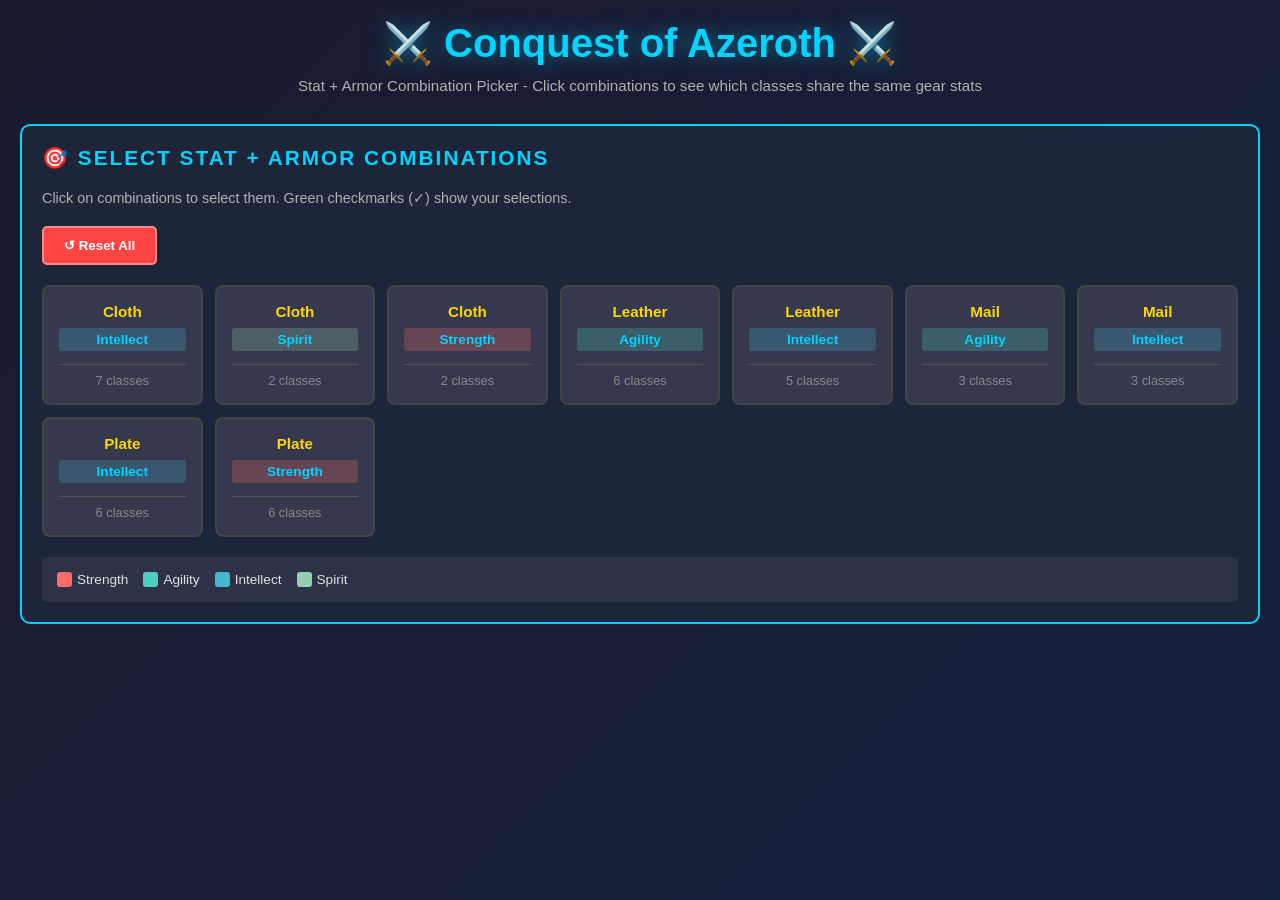
<file: index.html>
<!DOCTYPE html>
<html lang="en">
<head>
    <meta charset="UTF-8">
    <meta name="viewport" content="width=device-width, initial-scale=1.0">
    <title>Conquest of Azeroth - Stat + Armor Combinations</title>
    <style>
        * {
            margin: 0;
            padding: 0;
            box-sizing: border-box;
        }

        body {
            font-family: 'Segoe UI', Tahoma, Geneva, Verdana, sans-serif;
            background: linear-gradient(135deg, #1a1a2e 0%, #16213e 100%);
            color: #e0e0e0;
            min-height: 100vh;
            padding: 20px;
        }

        .container {
            max-width: 1400px;
            margin: 0 auto;
        }

        h1 {
            text-align: center;
            margin-bottom: 10px;
            color: #00d4ff;
            font-size: 2.5em;
            text-shadow: 0 0 20px rgba(0, 212, 255, 0.5);
        }

        .subtitle {
            text-align: center;
            margin-bottom: 30px;
            color: #b0b0b0;
            font-size: 0.95em;
        }

        .section {
            background: rgba(30, 40, 60, 0.8);
            border: 2px solid #00d4ff;
            border-radius: 10px;
            padding: 20px;
            backdrop-filter: blur(10px);
            margin-bottom: 30px;
        }

        .section h2 {
            color: #00d4ff;
            margin-bottom: 20px;
            font-size: 1.3em;
            text-transform: uppercase;
            letter-spacing: 2px;
        }

        .combinations-grid {
            display: grid;
            grid-template-columns: repeat(auto-fill, minmax(140px, 1fr));
            gap: 12px;
            margin-bottom: 20px;
        }

        .combination-card {
            background: rgba(70, 70, 90, 0.6);
            border: 2px solid #444;
            border-radius: 8px;
            padding: 15px;
            cursor: pointer;
            transition: all 0.3s ease;
            text-align: center;
            position: relative;
            overflow: hidden;
            min-height: 120px;
            display: flex;
            flex-direction: column;
            justify-content: center;
        }

        .combination-card:hover {
            background: rgba(100, 100, 120, 0.8);
            border-color: #00d4ff;
            transform: translateY(-2px);
        }

        .combination-card.selected {
            background: linear-gradient(135deg, rgba(0, 212, 255, 0.3), rgba(0, 255, 136, 0.3));
            border-color: #00ff88;
            box-shadow: 0 0 20px rgba(0, 212, 255, 0.4), inset 0 0 20px rgba(0, 212, 255, 0.1);
        }

        .combination-card.selected::before {
            content: "✓";
            position: absolute;
            top: 5px;
            right: 8px;
            color: #00ff88;
            font-weight: bold;
            font-size: 1.2em;
        }

        .armor-type {
            font-weight: bold;
            color: #ffd700;
            font-size: 0.95em;
            margin-bottom: 8px;
        }

        .stat-type {
            font-size: 0.85em;
            color: #00d4ff;
            font-weight: 600;
            margin-bottom: 8px;
            padding: 4px 8px;
            background: rgba(0, 212, 255, 0.1);
            border-radius: 3px;
        }

        .class-count {
            font-size: 0.8em;
            color: #888;
            margin-top: 5px;
            padding-top: 8px;
            border-top: 1px solid #555;
        }

        .classes-list {
            background: rgba(30, 40, 60, 0.8);
            border: 2px solid #ffd700;
            border-radius: 10px;
            padding: 20px;
            margin-bottom: 30px;
        }

        .classes-list h3 {
            color: #ffd700;
            margin-bottom: 15px;
            font-size: 1.1em;
            text-transform: uppercase;
            letter-spacing: 1px;
        }

        .classes-list-content {
            display: grid;
            grid-template-columns: repeat(auto-fill, minmax(200px, 1fr));
            gap: 12px;
        }

        .class-item {
            background: rgba(70, 70, 90, 0.6);
            border-left: 4px solid #00d4ff;
            padding: 12px;
            border-radius: 5px;
            font-size: 0.9em;
        }

        .class-item-name {
            font-weight: bold;
            color: #00ff88;
            margin-bottom: 5px;
        }

        .class-item-detail {
            color: #b0b0b0;
            font-size: 0.8em;
        }

        .no-selection {
            color: #888;
            font-style: italic;
            text-align: center;
            padding: 20px;
        }

        .reset-btn {
            background: #ff4444;
            border: 2px solid #ff8888;
            color: white;
            padding: 10px 20px;
            border-radius: 5px;
            cursor: pointer;
            font-weight: 600;
            transition: all 0.3s ease;
            margin-bottom: 20px;
        }

        .reset-btn:hover {
            background: #ff6666;
            box-shadow: 0 0 15px rgba(255, 68, 68, 0.5);
        }

        .stats-color-legend {
            display: flex;
            flex-wrap: wrap;
            gap: 15px;
            margin-top: 15px;
            padding: 15px;
            background: rgba(70, 70, 90, 0.4);
            border-radius: 5px;
            font-size: 0.85em;
        }

        .legend-item {
            display: flex;
            align-items: center;
            gap: 5px;
        }

        .legend-color {
            width: 15px;
            height: 15px;
            border-radius: 3px;
        }

        .summary-box {
            background: rgba(30, 40, 60, 0.8);
            border: 2px solid #00ff88;
            border-radius: 10px;
            padding: 20px;
            margin-bottom: 30px;
        }

        .summary-box h3 {
            color: #00ff88;
            margin-bottom: 10px;
            font-size: 1.1em;
            text-transform: uppercase;
        }

        .summary-stats {
            display: grid;
            grid-template-columns: repeat(auto-fit, minmax(180px, 1fr));
            gap: 10px;
        }

        .stat-box {
            background: rgba(70, 70, 90, 0.6);
            padding: 10px;
            border-radius: 5px;
            border-left: 4px solid #00d4ff;
            text-align: center;
        }

        .stat-box-label {
            color: #ffd700;
            font-weight: bold;
            font-size: 0.85em;
            margin-bottom: 3px;
        }

        .stat-box-value {
            color: #00d4ff;
            font-size: 1em;
        }
    </style>
</head>
<body>
    <div class="container">
        <h1>⚔️ Conquest of Azeroth ⚔️</h1>
        <p class="subtitle">Stat + Armor Combination Picker - Click combinations to see which classes share the same gear stats</p>

        <div class="section">
            <h2>🎯 Select Stat + Armor Combinations</h2>
            <p style="color: #b0b0b0; margin-bottom: 20px; font-size: 0.9em;">Click on combinations to select them. Green checkmarks (✓) show your selections.</p>
            
            <button class="reset-btn" onclick="resetSelection()">↺ Reset All</button>
            
            <div class="combinations-grid" id="combinationsGrid"></div>

            <div class="stats-color-legend">
                <div class="legend-item">
                    <div class="legend-color" style="background: #ff6b6b;"></div>
                    <span>Strength</span>
                </div>
                <div class="legend-item">
                    <div class="legend-color" style="background: #4ecdc4;"></div>
                    <span>Agility</span>
                </div>
                <div class="legend-item">
                    <div class="legend-color" style="background: #45b7d1;"></div>
                    <span>Intellect</span>
                </div>
                <div class="legend-item">
                    <div class="legend-color" style="background: #96ceb4;"></div>
                    <span>Spirit</span>
                </div>
            </div>
        </div>

        <div class="summary-box" id="summaryBox" style="display: none;">
            <h3>📊 Selected Combinations</h3>
            <div class="summary-stats" id="summaryStats"></div>
        </div>

        <div class="classes-list" id="classesSection" style="display: none;">
            <h3>📋 Classes Using Selected Combinations</h3>
            <div class="classes-list-content" id="classesListContent"></div>
        </div>
    </div>

    <script>
        const classesData = [
            { name: 'NECROMANCER', stats: ['Intellect'], armor: ['Cloth'] },
            { name: 'PYROMANCER', stats: ['Intellect'], armor: ['Cloth'] },
            { name: 'CULTIST', stats: ['Strength', 'Intellect'], armor: ['Cloth', 'Plate'] },
            { name: 'STARCALLER', stats: ['Intellect'], armor: ['Mail', 'Plate'] },
            { name: 'SUN CLERIC', stats: ['Strength', 'Intellect'], armor: ['Cloth', 'Plate'] },
            { name: 'TINKER', stats: ['Agility', 'Intellect'], armor: ['Leather', 'Mail'] },
            { name: 'RUNEMASTER', stats: ['Intellect', 'Spirit'], armor: ['Cloth'] },
            { name: 'PRIMALIST', stats: ['Strength', 'Intellect'], armor: ['Plate'] },
            { name: 'REAPER', stats: ['Strength', 'Intellect'], armor: ['Plate'] },
            { name: 'VENOMANCER', stats: ['Intellect'], armor: ['Leather', 'Mail'] },
            { name: 'CHRONOMANCER', stats: ['Intellect', 'Spirit'], armor: ['Cloth'] },
            { name: 'SON OF ARUGAL', stats: ['Agility', 'Intellect'], armor: ['Leather'] },
            { name: 'GUARDIAN', stats: ['Strength'], armor: ['Plate'] },
            { name: 'STORMBRINGER', stats: ['Intellect'], armor: ['Cloth'] },
            { name: 'FELSWORN', stats: ['Agility', 'Intellect'], armor: ['Leather'] },
            { name: 'BARBARIAN', stats: ['Agility'], armor: ['Leather'] },
            { name: 'WITCH DOCTOR', stats: ['Agility', 'Intellect'], armor: ['Leather'] },
            { name: 'WITCH HUNTER', stats: ['Agility'], armor: ['Mail'] },
            { name: 'KNIGHT OF XOROTH', stats: ['Strength', 'Intellect'], armor: ['Plate'] },
            { name: 'TEMPLAR', stats: ['Agility'], armor: ['Mail'] },
            { name: 'RANGER', stats: ['Agility'], armor: ['Leather'] }
        ];

        const statColors = {
            'Strength': '#ff6b6b',
            'Agility': '#4ecdc4',
            'Intellect': '#45b7d1',
            'Spirit': '#96ceb4'
        };

        let selectedCombinations = new Set();
        let allCombinations = [];

        function generateCombinations() {
            allCombinations = [];
            const combinationMap = new Map();

            // Generate all combinations and track which classes have them
            classesData.forEach(classData => {
                classData.stats.forEach(stat => {
                    classData.armor.forEach(armor => {
                        const key = `${armor}|${stat}`;
                        if (!combinationMap.has(key)) {
                            combinationMap.set(key, []);
                        }
                        combinationMap.get(key).push(classData.name);
                    });
                });
            });

            // Convert to array
            combinationMap.forEach((classes, key) => {
                const [armor, stat] = key.split('|');
                allCombinations.push({
                    key,
                    armor,
                    stat,
                    classes,
                    color: statColors[stat]
                });
            });

            // Sort by armor then stat
            allCombinations.sort((a, b) => {
                if (a.armor !== b.armor) return a.armor.localeCompare(b.armor);
                return a.stat.localeCompare(b.stat);
            });
        }

        function initializeUI() {
            generateCombinations();
            renderCombinations();
        }

        function renderCombinations() {
            const grid = document.getElementById('combinationsGrid');
            grid.innerHTML = '';

            allCombinations.forEach(combo => {
                const card = document.createElement('div');
                card.className = 'combination-card';
                if (selectedCombinations.has(combo.key)) {
                    card.classList.add('selected');
                }

                card.innerHTML = `
                    <div class="armor-type">${combo.armor}</div>
                    <div class="stat-type" style="background-color: ${combo.color}40;">${combo.stat}</div>
                    <div class="class-count">${combo.classes.length} class${combo.classes.length !== 1 ? 'es' : ''}</div>
                `;

                card.onclick = () => toggleCombination(combo.key);
                grid.appendChild(card);
            });
        }

        function toggleCombination(key) {
            if (selectedCombinations.has(key)) {
                selectedCombinations.delete(key);
            } else {
                selectedCombinations.add(key);
            }
            updateUI();
        }

        function updateUI() {
            renderCombinations();
            updateSummary();
            updateClassesList();
        }

        function updateSummary() {
            const summaryBox = document.getElementById('summaryBox');
            const summaryStats = document.getElementById('summaryStats');

            if (selectedCombinations.size === 0) {
                summaryBox.style.display = 'none';
                return;
            }

            summaryBox.style.display = 'block';
            summaryStats.innerHTML = '';

            const selected = Array.from(selectedCombinations).map(key => {
                const combo = allCombinations.find(c => c.key === key);
                return combo;
            });

            selected.forEach(combo => {
                const box = document.createElement('div');
                box.className = 'stat-box';
                box.innerHTML = `
                    <div class="stat-box-label">${combo.armor}</div>
                    <div class="stat-box-value" style="color: ${combo.color};">${combo.stat}</div>
                `;
                summaryStats.appendChild(box);
            });
        }

        function updateClassesList() {
            const classesSection = document.getElementById('classesSection');
            const classesListContent = document.getElementById('classesListContent');

            if (selectedCombinations.size === 0) {
                classesSection.style.display = 'none';
                return;
            }

            // Get all classes that match the selected combinations
            const matchingClasses = new Map();

            Array.from(selectedCombinations).forEach(key => {
                const combo = allCombinations.find(c => c.key === key);
                combo.classes.forEach(className => {
                    if (!matchingClasses.has(className)) {
                        const classData = classesData.find(c => c.name === className);
                        matchingClasses.set(className, classData);
                    }
                });
            });

            classesSection.style.display = 'block';
            classesListContent.innerHTML = '';

            // Sort by class name
            const sortedClasses = Array.from(matchingClasses.entries()).sort((a, b) => a[0].localeCompare(b[0]));

            if (sortedClasses.length === 0) {
                classesListContent.innerHTML = '<div class="no-selection">No classes match the selected combinations</div>';
                return;
            }

            sortedClasses.forEach(([name, classData]) => {
                const item = document.createElement('div');
                item.className = 'class-item';
                item.innerHTML = `
                    <div class="class-item-name">${name}</div>
                    <div class="class-item-detail"><strong>Stats:</strong> ${classData.stats.join(', ')}</div>
                    <div class="class-item-detail"><strong>Armor:</strong> ${classData.armor.join(', ')}</div>
                `;
                classesListContent.appendChild(item);
            });
        }

        function resetSelection() {
            selectedCombinations.clear();
            updateUI();
        }

        initializeUI();
    </script>
</body>
</html>
</file>
